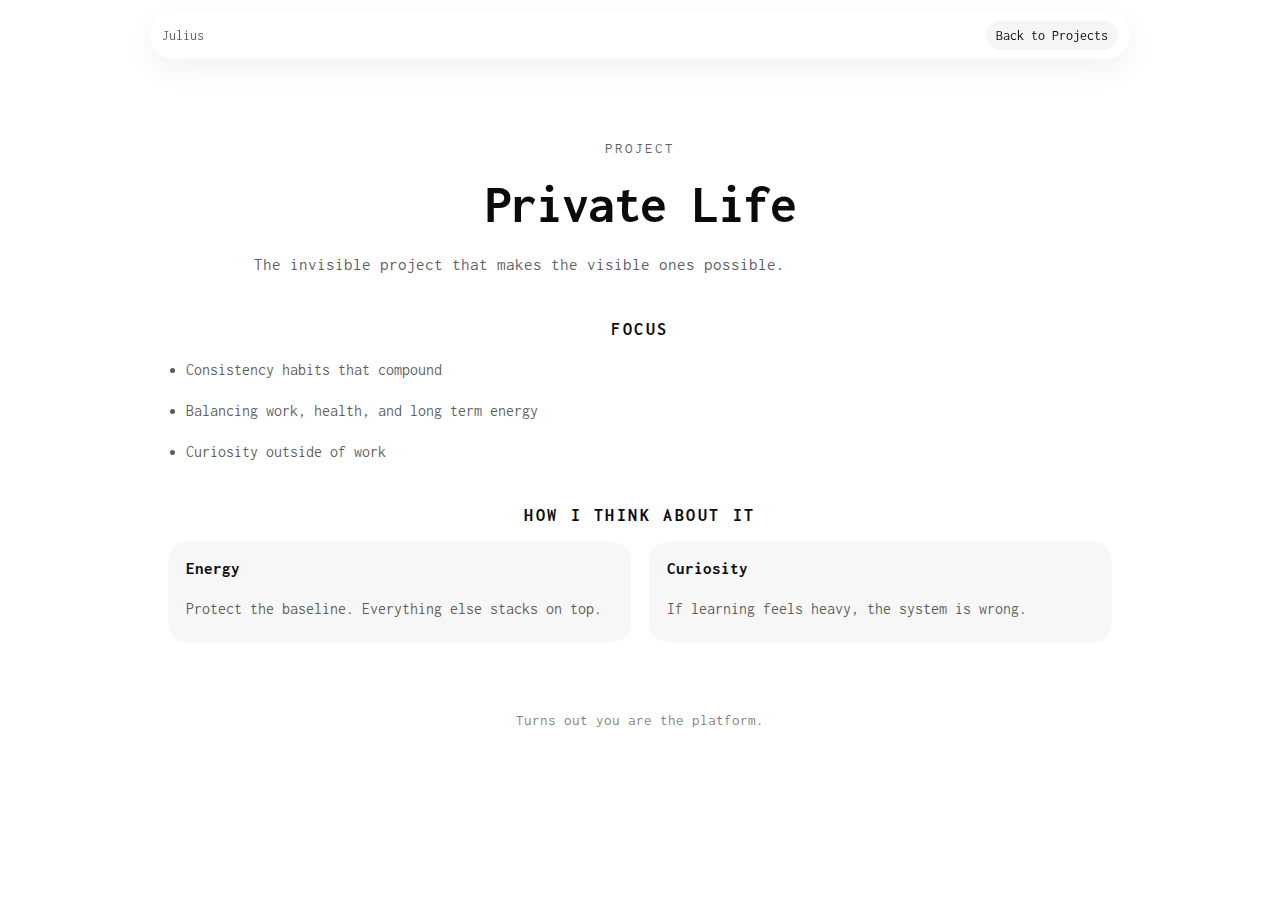
<file: aboutme.html>
<!-- aboutme.html -->
<!DOCTYPE html>
<html lang="en">
  <head>
    <meta charset="UTF-8" />
    <meta name="viewport" content="width=device-width, initial-scale=1.0" />
    <title>About Me | Julius</title>

    <link href="https://fonts.googleapis.com/css2?family=Inconsolata:wght@400;700&display=swap" rel="stylesheet" />
    <link rel="stylesheet" href="css/style.css" />
    <script defer src="js/typewriter.js"></script>
  </head>

  <body class="page-detail">
    <div class="topbar">
      <div class="topbar-inner">
        <a class="brand" href="index.html">Julius</a>
        <nav class="nav">
          <a class="pill" href="index.html#projects">Back to Projects</a>
        </nav>
      </div>
    </div>

    <main class="container">
      <header>
        <p class="kicker">Project</p>
        <h1 id="tw">Private Life</h1>
        <p class="lead">The invisible project that makes the visible ones possible.</p>
      </header>

      <section>
        <h2>Focus</h2>
        <ul>
          <li>Consistency habits that compound</li>
          <li>Balancing work, health, and long term energy</li>
          <li>Curiosity outside of work</li>
        </ul>
      </section>

      <section>
        <h2>How I think about it</h2>
        <div class="grid">
          <div class="card">
            <h3>Energy</h3>
            <p class="meta">Protect the baseline. Everything else stacks on top.</p>
          </div>
          <div class="card">
            <h3>Curiosity</h3>
            <p class="meta">If learning feels heavy, the system is wrong.</p>
          </div>
        </div>
      </section>

      <footer>Turns out you are the platform.</footer>
    </main>
  </body>
</html>
</file>
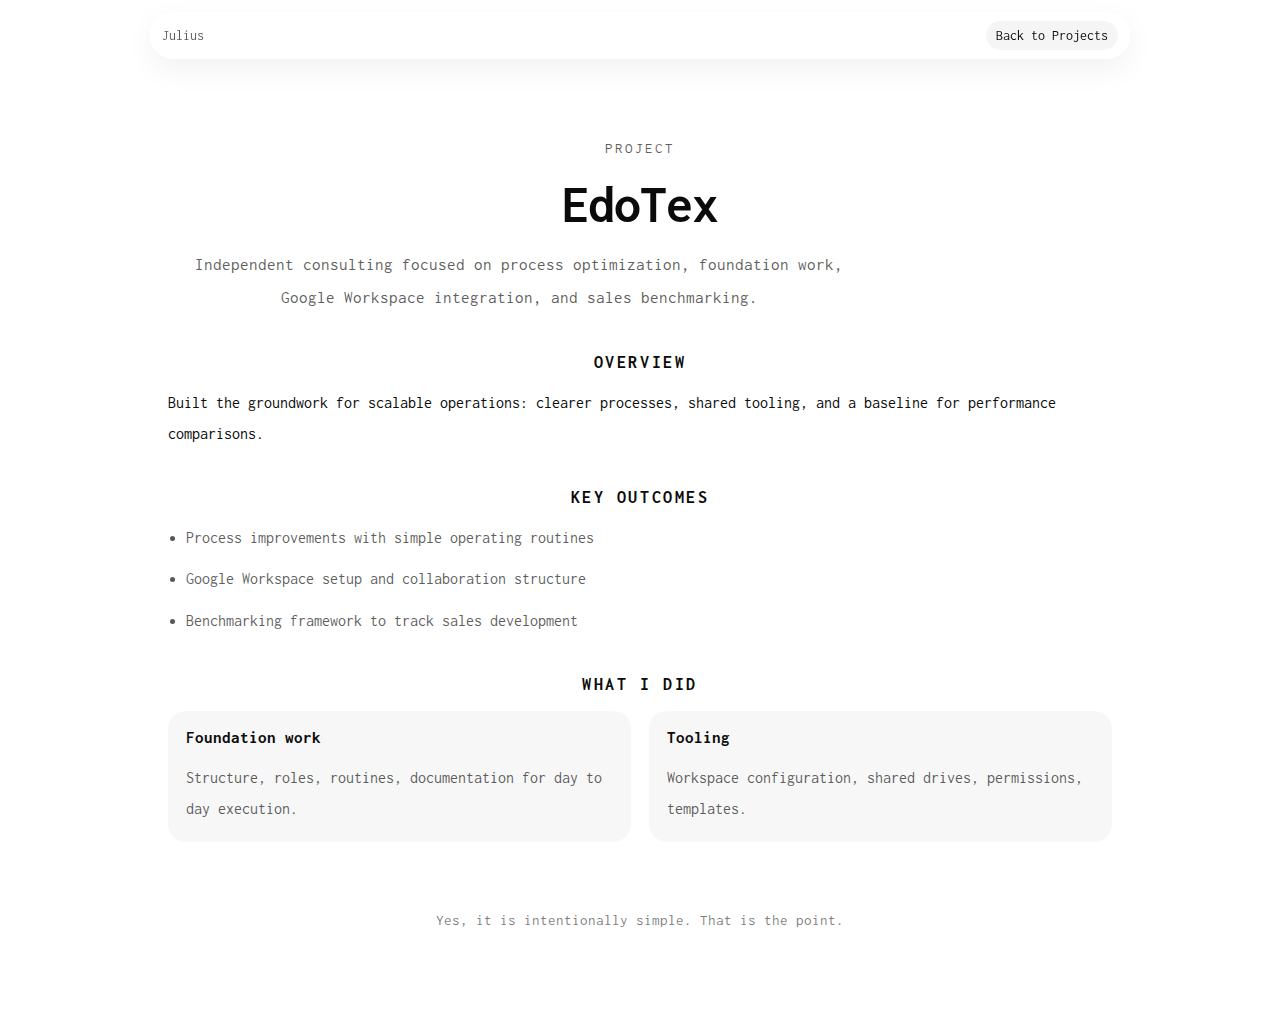
<file: edotex.html>
<!-- edotex.html -->
<!DOCTYPE html>
<html lang="en">
  <head>
    <meta charset="UTF-8" />
    <meta name="viewport" content="width=device-width, initial-scale=1.0" />
    <title>EdoTex | Julius</title>

    <link href="https://fonts.googleapis.com/css2?family=Inconsolata:wght@400;700&display=swap" rel="stylesheet" />
    <link rel="stylesheet" href="css/style.css" />
  </head>

  <body class="page-detail">
    <div class="topbar">
      <div class="topbar-inner">
        <a class="brand" href="index.html">Julius</a>
        <nav class="nav">
          <a class="pill" href="index.html#projects">Back to Projects</a>
        </nav>
      </div>
    </div>

    <main class="container">
      <header>
        <p class="kicker">Project</p>
        <h1>EdoTex</h1>
        <p class="lead">
          Independent consulting focused on process optimization, foundation work, Google Workspace integration, and sales benchmarking.
        </p>
      </header>

      <section>
        <h2>Overview</h2>
        <p>
          Built the groundwork for scalable operations: clearer processes, shared tooling, and a baseline for performance comparisons.
        </p>
      </section>

      <section>
        <h2>Key outcomes</h2>
        <ul>
          <li>Process improvements with simple operating routines</li>
          <li>Google Workspace setup and collaboration structure</li>
          <li>Benchmarking framework to track sales development</li>
        </ul>
      </section>

      <section>
        <h2>What I did</h2>
        <div class="grid">
          <div class="card">
            <h3>Foundation work</h3>
            <p class="meta">Structure, roles, routines, documentation for day to day execution.</p>
          </div>
          <div class="card">
            <h3>Tooling</h3>
            <p class="meta">Workspace configuration, shared drives, permissions, templates.</p>
          </div>
        </div>
      </section>

      <footer>Yes, it is intentionally simple. That is the point.</footer>
    </main>
  </body>
</html>
</file>
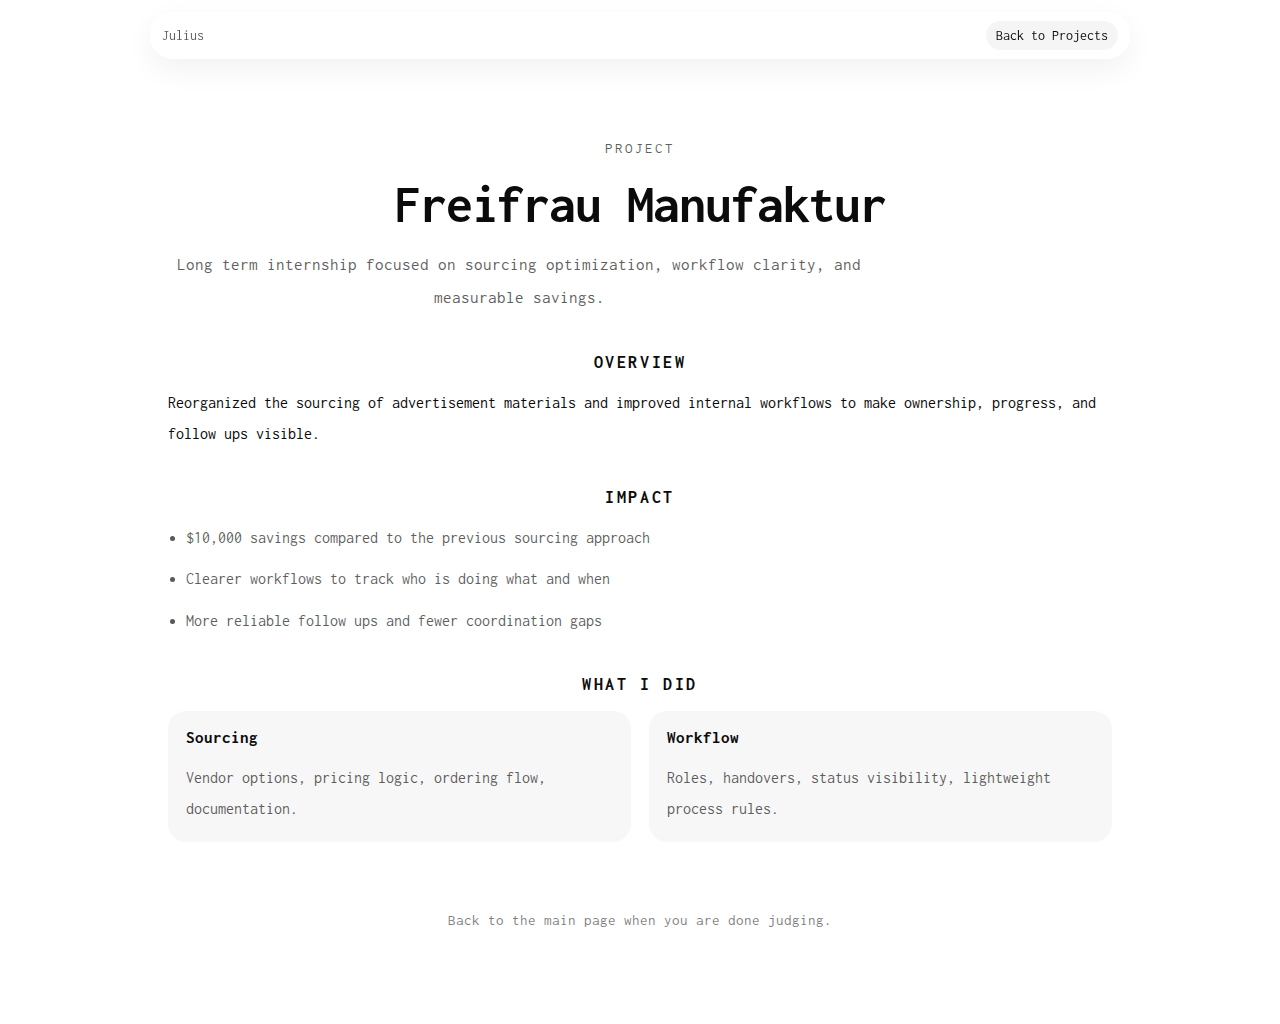
<file: freifrau.html>
<!-- freifrau.html -->
<!DOCTYPE html>
<html lang="en">
  <head>
    <meta charset="UTF-8" />
    <meta name="viewport" content="width=device-width, initial-scale=1.0" />
    <title>Freifrau Manufaktur | Julius</title>

    <link href="https://fonts.googleapis.com/css2?family=Inconsolata:wght@400;700&display=swap" rel="stylesheet" />
    <link rel="stylesheet" href="css/style.css" />
    <script defer src="js/ui.js"></script>
  </head>

  <body class="page-detail">
    <div class="topbar">
      <div class="topbar-inner">
        <a class="brand" href="index.html">Julius</a>
        <nav class="nav">
          <a class="pill" href="index.html#projects">Back to Projects</a>
        </nav>
      </div>
    </div>

    <main class="container">
      <header>
        <p class="kicker">Project</p>
        <h1>Freifrau Manufaktur</h1>
        <p class="lead">
          Long term internship focused on sourcing optimization, workflow clarity, and measurable savings.
        </p>
      </header>

      <section>
        <h2>Overview</h2>
        <p>
          Reorganized the sourcing of advertisement materials and improved internal workflows to make ownership,
          progress, and follow ups visible.
        </p>
      </section>

      <section>
        <h2>Impact</h2>
        <ul>
          <li>$10,000 savings compared to the previous sourcing approach</li>
          <li>Clearer workflows to track who is doing what and when</li>
          <li>More reliable follow ups and fewer coordination gaps</li>
        </ul>
      </section>

      <section>
        <h2>What I did</h2>
        <div class="grid">
          <div class="card">
            <h3>Sourcing</h3>
            <p class="meta">Vendor options, pricing logic, ordering flow, documentation.</p>
          </div>
          <div class="card">
            <h3>Workflow</h3>
            <p class="meta">Roles, handovers, status visibility, lightweight process rules.</p>
          </div>
        </div>
      </section>

      <footer>Back to the main page when you are done judging.</footer>
    </main>
  </body>
</html>
</file>
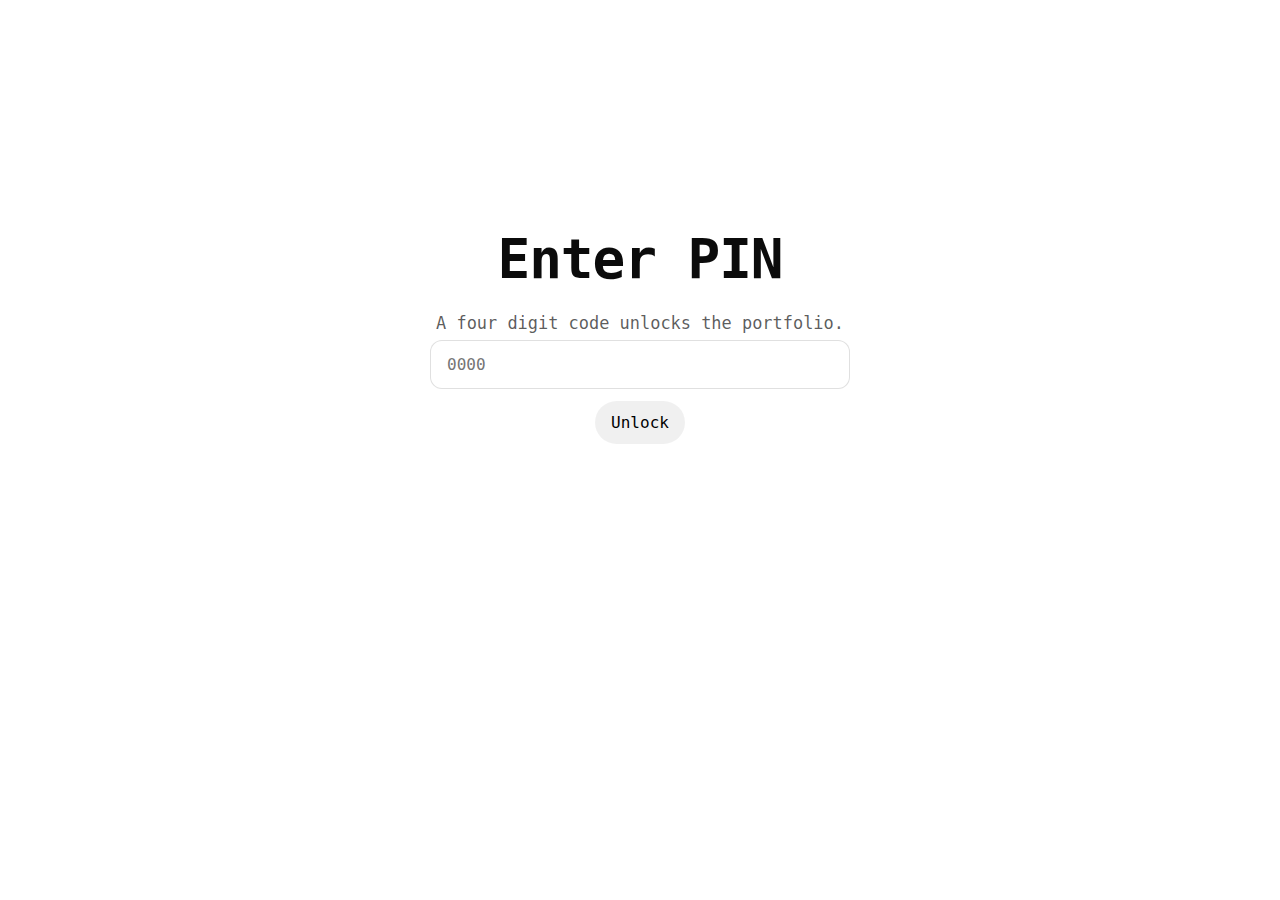
<file: gate.html>
<!DOCTYPE html>
<html lang="en">
<head>
  <meta charset="UTF-8" />
  <meta name="viewport" content="width=device-width, initial-scale=1.0" />
  <title>Access</title>
  <link rel="stylesheet" href="css/style.css" />
  <style>
    .pin-wrap { max-width: 420px; margin: 120px auto; text-align: center; }
    .pin-input { width: 100%; padding: 14px 16px; font: inherit; border-radius: 12px; border: 1px solid rgba(0,0,0,0.12); }
    .pin-btn { margin-top: 12px; padding: 12px 16px; border-radius: 999px; border: 0; background: rgba(0,0,0,0.06); font: inherit; cursor: pointer; }
    .pin-msg { margin-top: 10px; color: rgba(0,0,0,0.55); }
  </style>
</head>
<body class="page-detail">
  <main class="container">
    <div class="pin-wrap">
      <h1>Enter PIN</h1>
      <p class="lead">A four digit code unlocks the portfolio.</p>
      <input class="pin-input" id="pin" inputmode="numeric" maxlength="4" placeholder="0000" />
      <button class="pin-btn" id="go">Unlock</button>
      <div class="pin-msg" id="msg"></div>
    </div>
  </main>

  <script>
    const CORRECT = "1221"; //theCPC
    const pin = document.getElementById("pin");
    const msg = document.getElementById("msg");

    const unlock = () => {
      if (pin.value === CORRECT) {
        sessionStorage.setItem("portfolio_unlocked", "1");
        window.location.href = "index.html";
      } else {
        msg.textContent = "Incorrect PIN.";
        pin.value = "";
        pin.focus();
      }
    };

    document.getElementById("go").addEventListener("click", unlock);
    pin.addEventListener("keydown", (e) => { if (e.key === "Enter") unlock(); });
  </script>
</body>
</html>
</file>
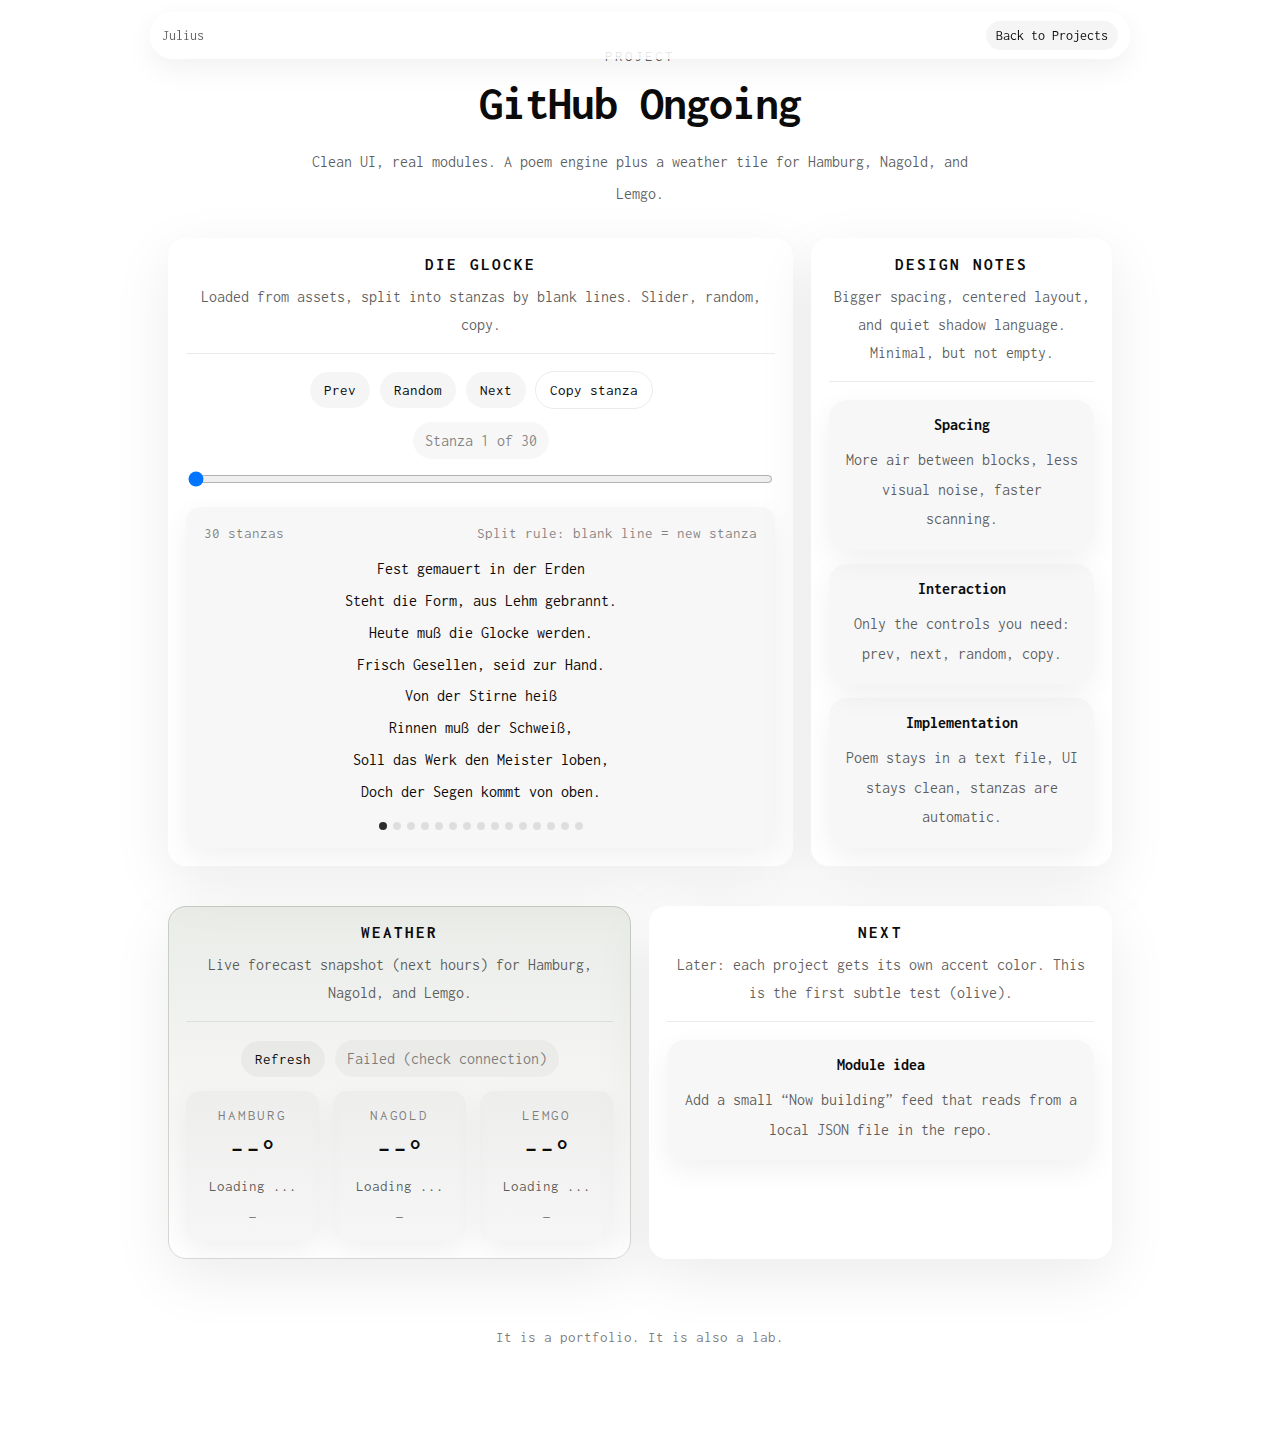
<file: github.html>
<!-- github.html (Gold + Losungen entfernt, Weather tile hinzugefuegt: Hamburg, Nagold, Lemgo) -->
<!DOCTYPE html>
<html lang="en">
  <head>
    <meta charset="UTF-8" />
    <meta name="viewport" content="width=device-width, initial-scale=1.0" />
    <title>GitHub Ongoing | Julius</title>

    <link
      href="https://fonts.googleapis.com/css2?family=Inconsolata:wght@400;700&display=swap"
      rel="stylesheet"
    />

    <style>
      :root{
        --bg:#ffffff;
        --fg:#0b0b0b;
        --muted:rgba(11,11,11,0.66);
        --muted2:rgba(11,11,11,0.5);

        --shadow:0 18px 60px rgba(0,0,0,0.08);
        --shadow2:0 10px 30px rgba(0,0,0,0.06);

        --radius:18px;
        --max:980px;

        --line:rgba(0,0,0,0.08);
        --soft:rgba(0,0,0,0.03);

        --olive:rgba(107,122,96,0.14);
        --oliveLine:rgba(107,122,96,0.28);

        --padX:18px;
      }

      *{box-sizing:border-box;}
      html{scroll-behavior:smooth;}
      body{
        margin:0;
        background:var(--bg);
        color:var(--fg);
        font-family:"Inconsolata", monospace;
        -webkit-font-smoothing:antialiased;
        -moz-osx-font-smoothing:grayscale;
      }

      .container{
        max-width:var(--max);
        margin:0 auto;
        padding:22px var(--padX) 96px;
      }

      .topbar{
        position:sticky;
        top:12px;
        z-index:30;
        display:flex;
        justify-content:center;
        margin:12px 0 18px;
        padding:0 var(--padX);
      }
      .topbar-inner{
        width:100%;
        max-width:var(--max);
        display:flex;
        align-items:center;
        justify-content:space-between;
        gap:12px;
        padding:9px 12px;
        border-radius:999px;
        background:rgba(255,255,255,0.84);
        backdrop-filter:blur(12px);
        box-shadow:var(--shadow2);
      }
      .brand{
        text-decoration:none;
        color:var(--muted);
        font-size:0.9rem;
        white-space:nowrap;
      }
      .nav{
        display:flex;
        gap:10px;
        flex-wrap:wrap;
        justify-content:flex-end;
      }
      .pill{
        text-decoration:none;
        color:var(--fg);
        font-size:0.9rem;
        padding:7px 10px;
        border-radius:999px;
        background:rgba(0,0,0,0.04);
        transition:transform 160ms ease, background 160ms ease;
      }
      .pill:hover{
        transform:translateY(-1px);
        background:rgba(0,0,0,0.06);
      }

      header{
        margin-top:26px;
        text-align:center;
      }
      .kicker{
        margin:0;
        color:var(--muted);
        letter-spacing:0.14em;
        text-transform:uppercase;
        font-size:0.92rem;
      }
      h1{
        margin:14px 0 0;
        font-size:clamp(2rem,3.2vw + 1rem,3rem);
        letter-spacing:-0.02em;
      }
      .lead{
        margin:18px auto 0;
        max-width:82ch;
        color:var(--muted);
        line-height:1.95;
        font-size:1.03rem;
      }

      .stack{ margin-top:44px; }
      .grid{
        margin-top:28px;
        display:grid;
        gap:18px;
        grid-template-columns:1fr;
      }
      @media (min-width:900px){
        .grid{ grid-template-columns:1.35fr 0.65fr; }
      }

      .cards{
        margin-top:40px;
        display:grid;
        gap:18px;
        grid-template-columns:1fr;
      }
      @media (min-width:900px){
        .cards{ grid-template-columns:repeat(2, 1fr); }
      }

      .tile{
        border-radius:var(--radius);
        background:#fff;
        box-shadow:var(--shadow);
        overflow:hidden;
      }
      .tile.olive{
        background:linear-gradient(180deg, var(--olive), rgba(255,255,255,0.92));
        outline:1px solid var(--oliveLine);
        outline-offset:-1px;
      }

      .tile-head{
        padding:18px 18px 14px;
        text-align:center;
      }
      .tile-title{
        margin:0;
        font-size:1.05rem;
        letter-spacing:0.12em;
        text-transform:uppercase;
      }
      .tile-sub{
        margin:10px 0 0;
        color:var(--muted);
        line-height:1.75;
        max-width:78ch;
        margin-left:auto;
        margin-right:auto;
      }
      .rule{
        height:1px;
        background:var(--line);
        margin:0 18px 18px;
      }
      .tile-body{ padding:0 18px 18px; }

      .row{
        display:flex;
        gap:10px;
        flex-wrap:wrap;
        align-items:center;
        justify-content:center;
      }

      .btn{
        appearance:none;
        border:0;
        background:rgba(0,0,0,0.04);
        color:var(--fg);
        border-radius:999px;
        padding:10px 14px;
        font-family:inherit;
        font-size:0.95rem;
        cursor:pointer;
        transition:transform 160ms ease, background 160ms ease;
      }
      .btn:hover{ transform:translateY(-1px); background:rgba(0,0,0,0.06); }
      .btn:active{ transform:translateY(0); }
      .btn.ghost{ background:transparent; outline:1px solid var(--line); }
      .btn.ghost:hover{ background:rgba(0,0,0,0.03); }

      .pillbox{
        display:inline-flex;
        gap:10px;
        align-items:center;
        border-radius:999px;
        background:rgba(0,0,0,0.03);
        padding:10px 12px;
        color:var(--muted2);
      }

      .range{ width:min(640px, 100%); }

      .poem{
        margin-top:18px;
        border-radius:calc(var(--radius) - 4px);
        background:rgba(0,0,0,0.03);
        padding:18px;
        box-shadow:var(--shadow2);
        text-align:center;
      }
      .poem-meta{
        display:flex;
        justify-content:space-between;
        gap:12px;
        flex-wrap:wrap;
        color:var(--muted2);
        font-size:0.92rem;
        margin-bottom:12px;
      }
      .poem-text{
        margin:0;
        white-space:pre-wrap;
        line-height:1.95;
        font-size:1.02rem;
        text-align:center;
      }

      .dots{
        margin-top:14px;
        display:flex;
        justify-content:center;
        flex-wrap:wrap;
        gap:6px;
      }
      .dot{
        width:8px;
        height:8px;
        border-radius:999px;
        background:rgba(0,0,0,0.18);
        opacity:0.55;
      }
      .dot.on{ background:rgba(0,0,0,0.82); opacity:1; }

      .note{
        border-radius:var(--radius);
        background:rgba(0,0,0,0.03);
        padding:16px;
        box-shadow:var(--shadow2);
        text-align:center;
      }
      .note h3{ margin:0; font-size:1.02rem; }
      .note p{ margin:12px 0 0; color:var(--muted); line-height:1.85; }

      /* weather */
      .weather-grid{
        display:grid;
        gap:14px;
        grid-template-columns:1fr;
        margin-top:10px;
      }
      @media (min-width:900px){
        .weather-grid{ grid-template-columns:repeat(3, 1fr); }
      }
      .wx{
        border-radius:calc(var(--radius) - 4px);
        background:rgba(0,0,0,0.03);
        padding:16px;
        box-shadow:var(--shadow2);
        text-align:center;
      }
      .wx .city{
        margin:0;
        letter-spacing:0.12em;
        text-transform:uppercase;
        font-size:0.92rem;
        color:var(--muted2);
      }
      .wx .temp{
        margin:10px 0 0;
        font-size:2.0rem;
        letter-spacing:-0.02em;
      }
      .wx .meta{
        margin:8px 0 0;
        color:var(--muted);
        line-height:1.7;
        font-size:0.95rem;
      }
      .wx .small{
        margin:10px 0 0;
        color:var(--muted2);
        font-size:0.9rem;
      }

      footer{
        margin-top:70px;
        text-align:center;
        color:rgba(11,11,11,0.55);
        font-size:0.92rem;
      }

      @media (prefers-reduced-motion: reduce){
        html{ scroll-behavior:auto; }
        .pill, .btn{ transition:none; }
      }
      /* FORCE global topbar behavior on this page */
.topbar{
  position: fixed !important;
  top: 12px !important;
  left: 0 !important;
  right: 0 !important;
  z-index: 1000 !important;
  display: flex !important;
  justify-content: center !important;
  padding: 0 18px !important;
  margin: 0 !important;
  transition: transform 220ms ease, opacity 220ms ease !important;
  will-change: transform, opacity !important;
}

.topbar.is-hidden{
  transform: translateY(-160%) !important;
  opacity: 0 !important;
  pointer-events: none !important;
}

.topbar-inner{
  width: 100% !important;
  max-width: var(--max, 980px) !important;
}

    </style>
    <script defer src="js/ui.js"></script>
  </head>

  <body>
    <div class="topbar">
      <div class="topbar-inner">
        <a class="brand" href="index.html">Julius</a>
        <nav class="nav">
          <a class="pill" href="index.html#projects">Back to Projects</a>
        </nav>
      </div>
    </div>

    <main class="container">
      <header>
        <p class="kicker">Project</p>
        <h1>GitHub Ongoing</h1>
        <p class="lead">
          Clean UI, real modules. A poem engine plus a weather tile for Hamburg, Nagold, and Lemgo.
        </p>
      </header>

      <section class="grid stack">
        <article class="tile" id="poemTile">
          <div class="tile-head">
            <h2 class="tile-title">Die Glocke</h2>
            <p class="tile-sub">
              Loaded from assets, split into stanzas by blank lines. Slider, random, copy.
            </p>
          </div>

          <div class="rule"></div>

          <div class="tile-body">
            <div class="row" style="margin-bottom: 14px;">
              <button class="btn" id="prevBtn" type="button">Prev</button>
              <button class="btn" id="randomBtn" type="button">Random</button>
              <button class="btn" id="nextBtn" type="button">Next</button>
              <button class="btn ghost" id="copyBtn" type="button">Copy stanza</button>
            </div>

            <div class="row" style="margin-bottom: 14px;">
              <div class="pillbox"><span id="stanzaLabel">Loading ...</span></div>
              <input class="range" id="stanzaRange" type="range" min="0" max="0" value="0" />
            </div>

            <div class="poem" role="region" aria-label="Poem stanza">
              <div class="poem-meta">
                <span id="poemCount">Loading ...</span>
                <span id="poemHint">Split rule: blank line = new stanza</span>
              </div>
              <p class="poem-text" id="poemText"></p>
              <div class="dots" id="dots" aria-hidden="true"></div>
            </div>
          </div>
        </article>

        <aside class="tile">
          <div class="tile-head">
            <h2 class="tile-title">Design Notes</h2>
            <p class="tile-sub">
              Bigger spacing, centered layout, and quiet shadow language. Minimal, but not empty.
            </p>
          </div>
          <div class="rule"></div>
          <div class="tile-body">
            <div class="note">
              <h3>Spacing</h3>
              <p>More air between blocks, less visual noise, faster scanning.</p>
            </div>
            <div style="height: 14px;"></div>
            <div class="note">
              <h3>Interaction</h3>
              <p>Only the controls you need: prev, next, random, copy.</p>
            </div>
            <div style="height: 14px;"></div>
            <div class="note">
              <h3>Implementation</h3>
              <p>Poem stays in a text file, UI stays clean, stanzas are automatic.</p>
            </div>
          </div>
        </aside>
      </section>

      <!-- Weather tile -->
      <section class="cards stack">
        <article class="tile olive">
          <div class="tile-head">
            <h2 class="tile-title">Weather</h2>
            <p class="tile-sub">
              Live forecast snapshot (next hours) for Hamburg, Nagold, and Lemgo.
            </p>
          </div>
          <div class="rule"></div>
          <div class="tile-body">
            <div class="row" style="margin-bottom: 14px;">
              <button class="btn" type="button" id="wxRefresh">Refresh</button>
              <span class="pillbox" id="wxStatus">Loading ...</span>
            </div>

            <div class="weather-grid">
              <div class="wx" id="wxHamburg">
                <p class="city">Hamburg</p>
                <div class="temp" data-temp>--°</div>
                <div class="meta" data-meta>—</div>
                <div class="small" data-small>—</div>
              </div>

              <div class="wx" id="wxNagold">
                <p class="city">Nagold</p>
                <div class="temp" data-temp>--°</div>
                <div class="meta" data-meta>—</div>
                <div class="small" data-small>—</div>
              </div>

              <div class="wx" id="wxLemgo">
                <p class="city">Lemgo</p>
                <div class="temp" data-temp>--°</div>
                <div class="meta" data-meta>—</div>
                <div class="small" data-small>—</div>
              </div>
            </div>
          </div>
        </article>

        <article class="tile">
          <div class="tile-head">
            <h2 class="tile-title">Next</h2>
            <p class="tile-sub">
              Later: each project gets its own accent color. This is the first subtle test (olive).
            </p>
          </div>
          <div class="rule"></div>
          <div class="tile-body">
            <div class="note">
              <h3>Module idea</h3>
              <p>Add a small “Now building” feed that reads from a local JSON file in the repo.</p>
            </div>
          </div>
        </article>
      </section>

      <footer>It is a portfolio. It is also a lab.</footer>
    </main>

    <script>
      // Poem engine (expects assets/die-glocke.txt)
      (function () {
        const range = document.getElementById("stanzaRange");
        const text = document.getElementById("poemText");
        const label = document.getElementById("stanzaLabel");
        const countEl = document.getElementById("poemCount");
        const dotsEl = document.getElementById("dots");

        const prevBtn = document.getElementById("prevBtn");
        const nextBtn = document.getElementById("nextBtn");
        const randomBtn = document.getElementById("randomBtn");
        const copyBtn = document.getElementById("copyBtn");

        const STOR_KEY = "github_glocke_stanza_v3";
        let stanzas = [];
        let idx = 0;

        function clamp(n, a, b) { return Math.max(a, Math.min(b, n)); }

        function buildDotsWindow() {
          dotsEl.innerHTML = "";
          const total = stanzas.length;
          if (!total) return;

          const windowSize = 15;
          const half = Math.floor(windowSize / 2);
          const start = clamp(idx - half, 0, Math.max(0, total - windowSize));
          const end = Math.min(total, start + windowSize);

          for (let i = start; i < end; i++) {
            const d = document.createElement("span");
            d.className = "dot" + (i === idx ? " on" : "");
            dotsEl.appendChild(d);
          }
        }

        function render() {
          if (!stanzas.length) {
            label.textContent = "No stanzas loaded";
            countEl.textContent = "0 stanzas";
            text.textContent = "";
            return;
          }
          label.textContent = `Stanza ${idx + 1} of ${stanzas.length}`;
          countEl.textContent = `${stanzas.length} stanzas`;
          range.value = String(idx);
          text.textContent = stanzas[idx];
          buildDotsWindow();
          localStorage.setItem(STOR_KEY, String(idx));
        }

        function setIndex(n) {
          idx = clamp(n, 0, stanzas.length - 1);
          render();
        }

        async function loadPoem() {
          try {
            const res = await fetch("assets/die-glocke.txt", { cache: "no-store" });
            if (!res.ok) throw new Error("poem file missing");
            const raw = (await res.text()).replace(/\r\n/g, "\n").trim();

            stanzas = raw
              .split(/\n{2,}/g)
              .map((s) => s.trim())
              .filter(Boolean);

            range.min = "0";
            range.max = String(Math.max(0, stanzas.length - 1));
            range.step = "1";

            const saved = Number(localStorage.getItem(STOR_KEY));
            if (!Number.isNaN(saved)) idx = clamp(saved, 0, stanzas.length - 1);

            render();
          } catch (e) {
            label.textContent = "Poem not loaded";
            countEl.textContent = "Check assets/die-glocke.txt";
            text.textContent =
              "Create assets/die-glocke.txt and paste the full poem. Separate stanzas with one blank line.";
          }
        }

        range.addEventListener("input", () => setIndex(Number(range.value)));
        prevBtn.addEventListener("click", () => setIndex(idx - 1));
        nextBtn.addEventListener("click", () => setIndex(idx + 1));
        randomBtn.addEventListener("click", () => {
          if (stanzas.length <= 1) return;
          let n = idx;
          while (n === idx) n = Math.floor(Math.random() * stanzas.length);
          setIndex(n);
        });
        copyBtn.addEventListener("click", async () => {
          if (!stanzas.length) return;
          try { await navigator.clipboard.writeText(stanzas[idx]); } catch {}
        });

        loadPoem();
      })();

      // Weather tile using Open-Meteo (no key)
      (function () {
        const statusEl = document.getElementById("wxStatus");
        const btn = document.getElementById("wxRefresh");

        const cities = [
          { id: "wxHamburg", name: "Hamburg", lat: 53.5511, lon: 9.9937 },
          { id: "wxNagold", name: "Nagold", lat: 48.5510, lon: 8.7230 },
          { id: "wxLemgo", name: "Lemgo", lat: 52.0284, lon: 8.9010 },
        ];

        function setBox(el, temp, meta, small) {
          el.querySelector("[data-temp]").textContent = temp;
          el.querySelector("[data-meta]").textContent = meta;
          el.querySelector("[data-small]").textContent = small;
        }

        function wxCodeToText(code) {
          const map = {
            0: "Clear",
            1: "Mainly clear",
            2: "Partly cloudy",
            3: "Overcast",
            45: "Fog",
            48: "Depositing rime fog",
            51: "Light drizzle",
            53: "Drizzle",
            55: "Dense drizzle",
            61: "Light rain",
            63: "Rain",
            65: "Heavy rain",
            71: "Light snow",
            73: "Snow",
            75: "Heavy snow",
            80: "Rain showers",
            81: "Rain showers",
            82: "Heavy showers",
            95: "Thunderstorm",
            96: "Thunderstorm w/ hail",
            99: "Thunderstorm w/ hail",
          };
          return map[code] || `Weather code ${code}`;
        }

        async function loadCity(c) {
          const box = document.getElementById(c.id);
          setBox(box, "--°", "Loading ...", "—");

          const url =
            "https://api.open-meteo.com/v1/forecast" +
            `?latitude=${encodeURIComponent(c.lat)}` +
            `&longitude=${encodeURIComponent(c.lon)}` +
            "&current=temperature_2m,weather_code,wind_speed_10m" +
            "&hourly=temperature_2m,weather_code" +
            "&forecast_days=2" +
            "&timezone=Europe%2FBerlin";

          const res = await fetch(url, { cache: "no-store" });
          if (!res.ok) throw new Error("weather fetch failed");
          const data = await res.json();

          const t = data?.current?.temperature_2m;
          const code = data?.current?.weather_code;
          const wind = data?.current?.wind_speed_10m;

          const temp = (typeof t === "number") ? `${Math.round(t)}°` : "--°";
          const meta = `${wxCodeToText(code)} · Wind ${Math.round(wind ?? 0)} km/h`;

          // show next 6h mini summary (avg)
          const nowIdx = 0;
          const nextTemps = (data?.hourly?.temperature_2m || []).slice(nowIdx, nowIdx + 6);
          const avg =
            nextTemps.length
              ? Math.round(nextTemps.reduce((a, b) => a + b, 0) / nextTemps.length)
              : null;

          const small = avg != null ? `Next 6h avg: ${avg}°` : "—";

          setBox(box, temp, meta, small);
        }

        async function loadAll() {
          statusEl.textContent = "Loading ...";
          try {
            await Promise.all(cities.map(loadCity));
            const ts = new Date();
            statusEl.textContent = `Updated ${ts.toLocaleTimeString([], { hour: "2-digit", minute: "2-digit" })}`;
          } catch {
            statusEl.textContent = "Failed (check connection)";
          }
        }

        btn.addEventListener("click", loadAll);
        loadAll();
      })();
    </script>
  </body>
</html>
</file>
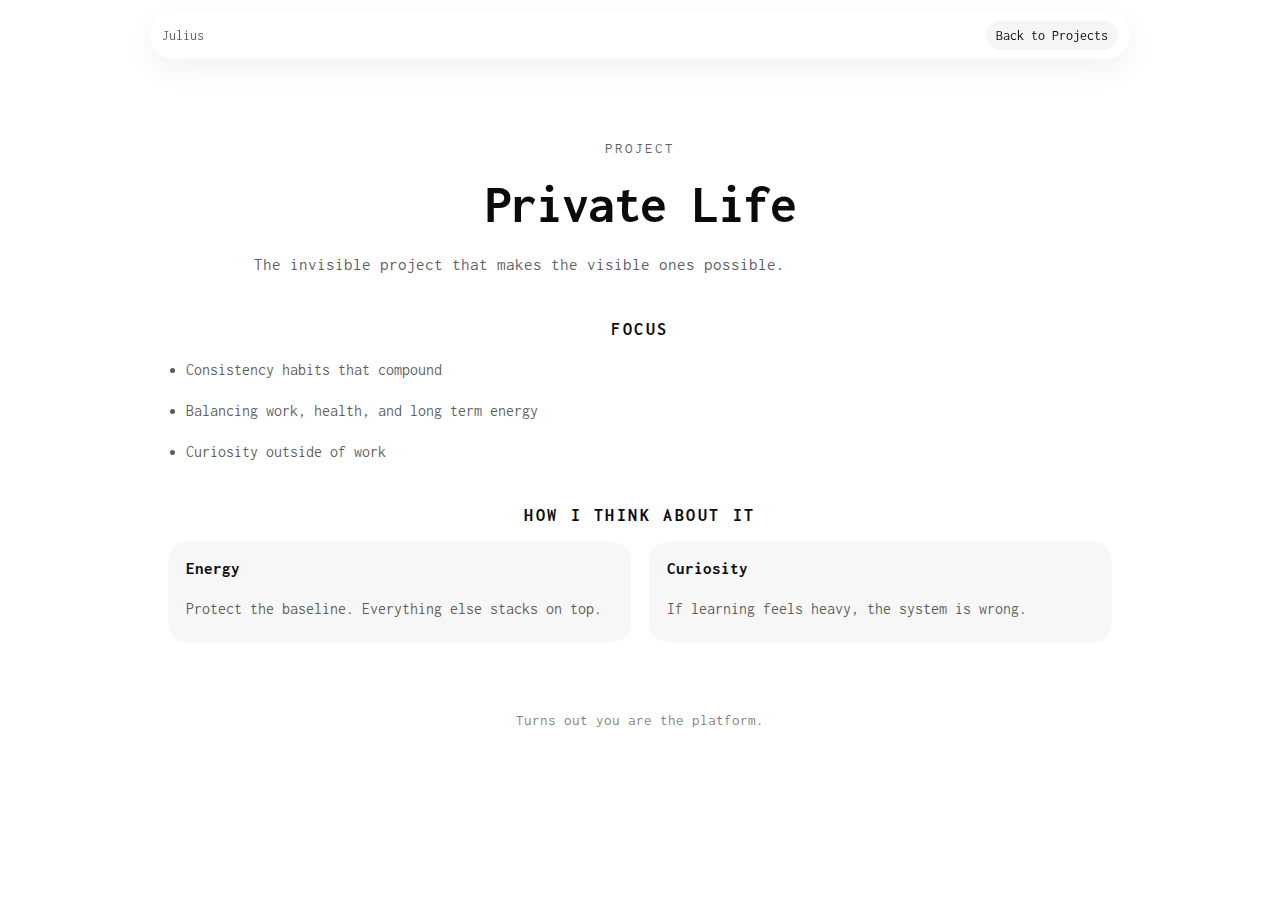
<file: private.html>
<!-- private.html -->
<!DOCTYPE html>
<html lang="en">
  <head>
    <meta charset="UTF-8" />
    <meta name="viewport" content="width=device-width, initial-scale=1.0" />
    <title>Private Life | Julius</title>

    <link href="https://fonts.googleapis.com/css2?family=Inconsolata:wght@400;700&display=swap" rel="stylesheet" />
    <link rel="stylesheet" href="css/style.css" />
    <script defer src="js/typewriter.js"></script>
  </head>

  <body class="page-detail">
    <div class="topbar">
      <div class="topbar-inner">
        <a class="brand" href="index.html">Julius</a>
        <nav class="nav">
          <a class="pill" href="index.html#projects">Back to Projects</a>
        </nav>
      </div>
    </div>

    <main class="container">
      <header>
        <p class="kicker">Project</p>
        <h1 id="tw">Private Life</h1>
        <p class="lead">The invisible project that makes the visible ones possible.</p>
      </header>

      <section>
        <h2>Focus</h2>
        <ul>
          <li>Consistency habits that compound</li>
          <li>Balancing work, health, and long term energy</li>
          <li>Curiosity outside of work</li>
        </ul>
      </section>

      <section>
        <h2>How I think about it</h2>
        <div class="grid">
          <div class="card">
            <h3>Energy</h3>
            <p class="meta">Protect the baseline. Everything else stacks on top.</p>
          </div>
          <div class="card">
            <h3>Curiosity</h3>
            <p class="meta">If learning feels heavy, the system is wrong.</p>
          </div>
        </div>
      </section>

      <footer>Turns out you are the platform.</footer>
    </main>
  </body>
</html>
</file>
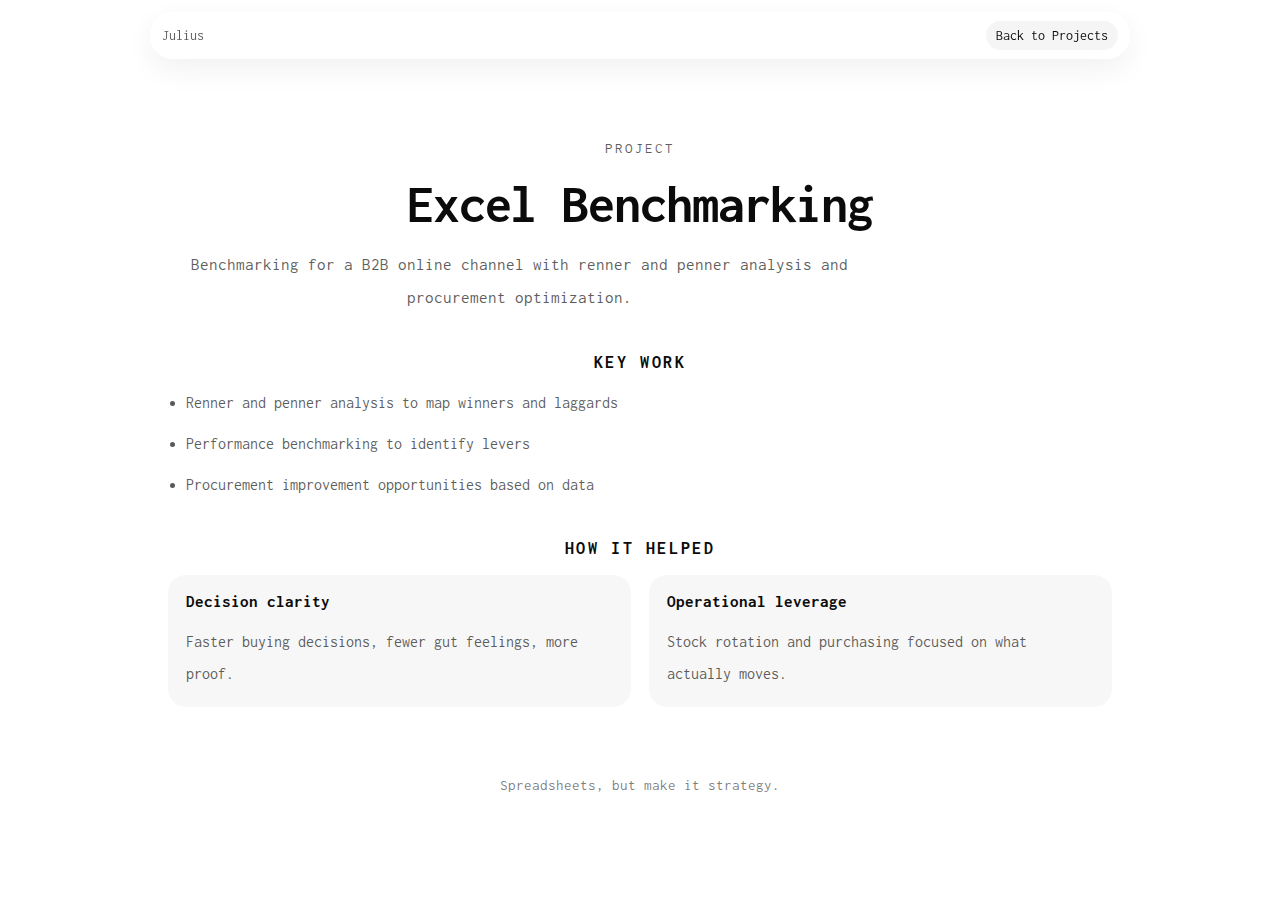
<file: sales.html>
<!-- sales.html -->
<!DOCTYPE html>
<html lang="en">
  <head>
    <meta charset="UTF-8" />
    <meta name="viewport" content="width=device-width, initial-scale=1.0" />
    <title>Excel Benchmarking | Julius</title>

    <link href="https://fonts.googleapis.com/css2?family=Inconsolata:wght@400;700&display=swap" rel="stylesheet" />
    <link rel="stylesheet" href="css/style.css" />
  </head>

  <body class="page-detail">
    <div class="topbar">
      <div class="topbar-inner">
        <a class="brand" href="index.html">Julius</a>
        <nav class="nav">
          <a class="pill" href="index.html#projects">Back to Projects</a>
        </nav>
      </div>
    </div>

    <main class="container">
      <header>
        <p class="kicker">Project</p>
        <h1>Excel Benchmarking</h1>
        <p class="lead">
          Benchmarking for a B2B online channel with renner and penner analysis and procurement optimization.
        </p>
      </header>

      <section>
        <h2>Key work</h2>
        <ul>
          <li>Renner and penner analysis to map winners and laggards</li>
          <li>Performance benchmarking to identify levers</li>
          <li>Procurement improvement opportunities based on data</li>
        </ul>
      </section>

      <section>
        <h2>How it helped</h2>
        <div class="grid">
          <div class="card">
            <h3>Decision clarity</h3>
            <p class="meta">Faster buying decisions, fewer gut feelings, more proof.</p>
          </div>
          <div class="card">
            <h3>Operational leverage</h3>
            <p class="meta">Stock rotation and purchasing focused on what actually moves.</p>
          </div>
        </div>
      </section>

      <footer>Spreadsheets, but make it strategy.</footer>
    </main>
  </body>
</html>
</file>
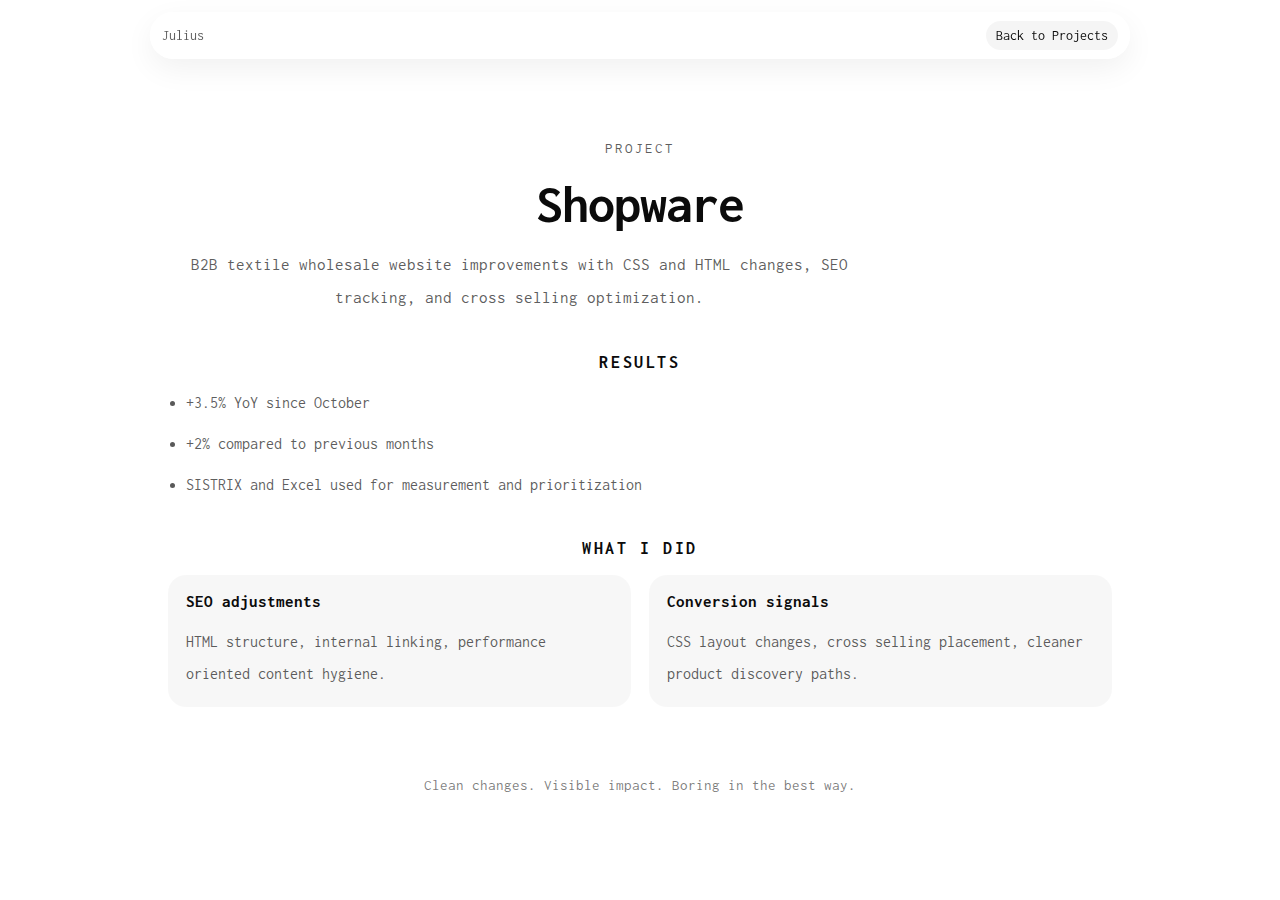
<file: shopware.html>
<!-- shopware.html -->
<!DOCTYPE html>
<html lang="en">
  <head>
    <meta charset="UTF-8" />
    <meta name="viewport" content="width=device-width, initial-scale=1.0" />
    <title>Shopware | Julius</title>

    <link href="https://fonts.googleapis.com/css2?family=Inconsolata:wght@400;700&display=swap" rel="stylesheet" />
    <link rel="stylesheet" href="css/style.css" />
    <script defer src="js/ui.js"></script>
  </head>

  <body class="page-detail">
    <div class="topbar">
      <div class="topbar-inner">
        <a class="brand" href="index.html">Julius</a>
        <nav class="nav">
          <a class="pill" href="index.html#projects">Back to Projects</a>
        </nav>
      </div>
    </div>

    <main class="container">
      <header>
        <p class="kicker">Project</p>
        <h1>Shopware</h1>
        <p class="lead">
          B2B textile wholesale website improvements with CSS and HTML changes, SEO tracking, and cross selling optimization.
        </p>
      </header>

      <section>
        <h2>Results</h2>
        <ul>
          <li>+3.5% YoY since October</li>
          <li>+2% compared to previous months</li>
          <li>SISTRIX and Excel used for measurement and prioritization</li>
        </ul>
      </section>

      <section>
        <h2>What I did</h2>
        <div class="grid">
          <div class="card">
            <h3>SEO adjustments</h3>
            <p class="meta">HTML structure, internal linking, performance oriented content hygiene.</p>
          </div>
          <div class="card">
            <h3>Conversion signals</h3>
            <p class="meta">CSS layout changes, cross selling placement, cleaner product discovery paths.</p>
          </div>
        </div>
      </section>

      <footer>Clean changes. Visible impact. Boring in the best way.</footer>
    </main>
  </body>
</html>
</file>
<file: css/style.css>
:root{
  --bg:#ffffff;
  --fg:#0b0b0b;
  --muted:rgba(11,11,11,0.68);
  --shadow:0 18px 60px rgba(0,0,0,0.08);
  --shadow2:0 10px 30px rgba(0,0,0,0.06);
  --radius:18px;

  /* Page width defaults */
  --max:980px;

  /* NEW: toolbar width defaults */
  --navmax: var(--max);
}

*{box-sizing:border-box;}
html{scroll-behavior:smooth;}
body{
  margin:0;
  background:var(--bg);
  color:var(--fg);
  font-family:"Inconsolata",monospace;
}

/* page sizing */
body.page-index{
  --max:1180px;     /* index content stays wide */
  --navmax:980px;   /* NEW: toolbar stays like detail pages */
}
body.page-detail{
  --max:980px;
  --navmax:980px;
}

/* container */
.container{
  max-width:var(--max);
  margin:0 auto;
  padding:22px 18px 96px;
}

/* topbar (width controlled by --navmax now) */
.topbar{
  position:sticky;
  top:12px;
  z-index:30;
  display:flex;
  justify-content:center;
  margin:12px 0 18px;
  padding:0;
}
.topbar-inner{
  width:100%;
  max-width:var(--navmax); /* CHANGED: was var(--max) */
  margin:0 18px;           /* aligns with container padding */
  display:flex;
  align-items:center;
  justify-content:space-between;
  gap:12px;
  padding:9px 12px;
  border-radius:999px;
  background:rgba(255,255,255,0.84);
  backdrop-filter:blur(12px);
  box-shadow:var(--shadow2);
}
.brand{
  text-decoration:none;
  color:var(--muted);
  font-size:0.9rem;
  white-space:nowrap;
}
.nav{
  display:flex;
  gap:10px;
  flex-wrap:wrap;
  justify-content:flex-end;
}
.pill{
  text-decoration:none;
  color:var(--fg);
  font-size:0.9rem;
  padding:7px 10px;
  border-radius:999px;
  background:rgba(0,0,0,0.04);
  transition:transform 160ms ease, background 160ms ease;
}
.pill:hover{
  transform:translateY(-1px);
  background:rgba(0,0,0,0.06);
}

/* typography blocks shared */
header{ margin-top:26px; text-align:center; }
.kicker{
  margin:0;
  color:var(--muted);
  letter-spacing:0.14em;
  text-transform:uppercase;
  font-size:0.92rem;
}
h1{
  margin:12px 0 0;
  font-size:clamp(2rem,3.2vw + 1rem,3.4rem);
  letter-spacing:-0.02em;
}
.lead{
  margin:16px auto 0;
  max-width:78ch;
  color:var(--muted);
  line-height:1.9;
  font-size:1.06rem;
}
h2{
  margin:0;
  text-align:center;
  font-size:1.15rem;
  letter-spacing:0.14em;
  text-transform:uppercase;
}

/* detail page section spacing */
body.page-detail section{ margin-top:38px; }
body.page-detail p{ margin:16px 0 0; line-height:1.95; }
body.page-detail ul{
  margin:16px 0 0;
  padding-left:18px;
  color:var(--muted);
  line-height:1.95;
}
body.page-detail li{ margin-bottom:10px; }

.grid{
  display:grid;
  gap:18px;
  margin-top:18px;
  grid-template-columns:1fr;
}
@media (min-width:860px){ .grid{ grid-template-columns:1fr 1fr; } }

body.page-detail .card{
  border-radius:var(--radius);
  background:rgba(0,0,0,0.03);
  padding:18px 18px;
}
body.page-detail .card h3{ margin:0; font-size:1.05rem; }
.meta{ margin-top:12px; color:var(--muted); }

footer{
  margin-top:70px;
  text-align:center;
  color:rgba(11,11,11,0.55);
  font-size:0.92rem;
}

/* index-only: custom cursor */
body.custom-cursor,
body.custom-cursor *{ cursor:none !important; }
.cursor-dot{
  position:fixed;
  top:0;
  left:0;
  width:16px;
  height:16px;
  margin-left:-8px;
  margin-top:-8px;
  border-radius:50%;
  background:var(--fg);
  pointer-events:none;
  z-index:2147483647;
  transform:translate3d(-100px,-100px,0);
  transition:transform 0.03s linear;
}

/* index-only: subtle scroll blur wrapper */
#sharpen{ filter:blur(0px); transition:filter 120ms linear; }
#sharpen.scrolling{ filter:blur(0.55px); }

/* index-only: hero */
.hero{
  border-radius:var(--radius);
  overflow:hidden;
  background:#fff;
  box-shadow:var(--shadow);
}
.hero-media{
  height:clamp(240px,52vh,520px);
  position:relative;
  background:#000;
  overflow:hidden;
}
.hero-media img{
  width:100%;
  height:100%;
  object-fit:cover;
  display:block;
  opacity:1;
  transform:scale(1.01);
  transition:opacity 240ms ease, transform 240ms ease;
}
.hero-divider{ height:1px; background:rgba(0,0,0,0.06); }
.hero-copy{
  background:#fff;
  position:relative;
  z-index:2;
  padding:34px 22px 38px;
  text-align:center;
}

/* index-only: sections */
section.block{ margin-top:34px; padding:28px 0 0; }
.section-lead{
  margin:16px auto 0;
  max-width:80ch;
  text-align:center;
  color:var(--muted);
  line-height:1.8;
}
.section-lead + .section-lead{ margin-top:14px; }

/* index-only: projects grid + flip cards */
.projects{
  margin-top:28px;
  display:grid;
  gap:20px;
  grid-template-columns:1fr;
}
@media (min-width:740px){ .projects{ grid-template-columns:repeat(2,1fr); } }
@media (min-width:1020px){ .projects{ grid-template-columns:repeat(3,1fr); } }

.card-link{ text-decoration:none; color:inherit; display:block; }

body.page-index .card{
  height:308px;
  border-radius:var(--radius);
  background:#fff;
  box-shadow:var(--shadow);
  position:relative;
  overflow:hidden;
  transform:translateZ(0);
  padding:0;
}
.card-inner{
  position:absolute;
  inset:0;
  transform-style:preserve-3d;
  transition:transform 520ms cubic-bezier(0.2,0.9,0.2,1);
}
.card.is-flipped .card-inner{ transform:rotateY(180deg); }

.side{
  position:absolute;
  inset:0;
  padding:24px 22px;
  display:flex;
  flex-direction:column;
  justify-content:center;
  backface-visibility:hidden;
  pointer-events:none;
}
.front{ align-items:center; text-align:center; }
.title{ margin:0; font-size:1.15rem; }
.subtitle{
  margin:12px 0 0;
  color:var(--muted);
  line-height:1.7;
  font-size:0.98rem;
  max-width:34ch;
}
.back{ transform:rotateY(180deg); justify-content:flex-start; }
.back h3{ margin:0; font-size:1.05rem; text-align:center; }
.facts{
  margin:16px 0 0;
  padding-left:18px;
  color:var(--muted);
  line-height:1.7;
}
.facts li{ margin-bottom:9px; }
.hint{
  margin-top:auto;
  text-align:center;
  color:rgba(11,11,11,0.45);
  font-size:0.92rem;
}

/* index-only: contact buttons */
.contact{
  margin-top:28px;
  display:flex;
  justify-content:center;
  gap:12px;
  flex-wrap:wrap;
}
.btn{
  text-decoration:none;
  color:var(--fg);
  padding:12px 16px;
  border-radius:999px;
  background:rgba(0,0,0,0.04);
  transition:transform 160ms ease, background 160ms ease;
}
.btn:hover{
  transform:translateY(-1px);
  background:rgba(0,0,0,0.06);
}

@media (prefers-reduced-motion: reduce){
  html{scroll-behavior:auto;}
  #sharpen,.card-inner,.hero-media img{transition:none;}
}
/* --- TOPBAR: fixed + no overlap + hide/show --- */
:root { --topbar-space: 86px; } /* reservierter Platz oben */

.container{
  padding-top: calc(22px + var(--topbar-space));
}

/* fixed bar */
.topbar{
  position: fixed;
  top: 12px;
  left: 0;
  right: 0;
  z-index: 1000;
  display: flex;
  justify-content: center;
  padding: 0 18px;
  margin: 0;
  transition: transform 220ms ease, opacity 220ms ease;
  will-change: transform, opacity;
}

.topbar.is-hidden{
  transform: translateY(-160%) !important;
  opacity: 0 !important;
  pointer-events: none !important;
}

@media (prefers-reduced-motion: reduce){
  .topbar{ transition: none; }
}
/* ADD THIS to css/style.css (global) */

/* ensure centered header on detail pages */
.page-detail header {
  text-align: center;
}

/* About Me modules */
.about-wrap{
  margin-top: 38px;
  display: grid;
  gap: 18px;
}

.about-module{
  border-radius: var(--radius);
  background: rgba(0,0,0,0.03);
  box-shadow: var(--shadow2);
  overflow: hidden;
  transition: transform 180ms ease, background 180ms ease;
}

.about-module:hover{
  transform: translateY(-1px);
  background: rgba(0,0,0,0.035);
}

.about-summary{
  list-style: none;
  cursor: pointer;
  user-select: none;
  padding: 18px 18px 14px;
  display: grid;
  grid-template-columns: 44px 1fr auto;
  gap: 12px;
  align-items: center;
}

.about-module summary::-webkit-details-marker{ display:none; }

.about-step{
  display: inline-flex;
  align-items: center;
  justify-content: center;
  width: 38px;
  height: 38px;
  border-radius: 999px;
  background: rgba(0,0,0,0.06);
  color: rgba(11,11,11,0.75);
  font-size: 0.95rem;
}

.about-title{
  font-size: 1.05rem;
  letter-spacing: 0.14em;
  text-transform: uppercase;
  color: var(--fg);
}

.about-hint{
  color: rgba(11,11,11,0.45);
  font-size: 0.92rem;
  white-space: nowrap;
}

.about-body{
  padding: 0 18px 18px;
  max-width: 86ch;
  margin: 0 auto;
  text-align: left;
}

.about-text{
  margin: 0;
  color: var(--muted);
  line-height: 1.95;
}

.about-list{
  margin: 16px 0 0;
  padding-left: 18px;
  color: var(--muted);
  line-height: 1.9;
}

.about-list li{ margin-bottom: 10px; }

.about-chips{
  margin-top: 16px;
  display: flex;
  flex-wrap: wrap;
  gap: 10px;
}

.chip{
  border-radius: 999px;
  padding: 8px 12px;
  background: rgba(0,0,0,0.04);
  color: rgba(11,11,11,0.72);
  font-size: 0.92rem;
  transition: transform 160ms ease, background 160ms ease;
}

.chip:hover{
  transform: translateY(-1px);
  background: rgba(0,0,0,0.06);
}

@media (prefers-reduced-motion: reduce){
  .about-module, .chip{ transition: none; }
  .about-module:hover, .chip:hover{ transform: none; }
}
/* ADD to css/style.css (no background changes, only formatting) */

/* modules start collapsed:
   make sure your HTML <details class="about-module"> has NO "open" attribute */

/* text as justified blocks inside modules */
.about-textblock{
  margin: 0;
  color: var(--muted);
  line-height: 1.95;
  text-align: justify;
  text-justify: inter-word;
  hyphens: auto;
}

/* optional: also justify the bullet section text */
.about-list{
  text-align: justify;
  text-justify: inter-word;
  hyphens: auto;
}

 /* --- HERO GIF: vollständig randlos --- */
  .hero-media {
    width: 100%;
    height: 60vh;            /* feste Hero-Höhe für sauberen Beschnitt */
    background: #000;
    overflow: hidden;        /* harte Crop-Kante */
    padding: 0 !important;
    display: flex;
    align-items: center;
    justify-content: center;
  }

  .hero-media img {
    width: 120%;             /* bewusst größer als nötig */
    height: 120%;            /* verhindert sichtbare Balken */
    object-fit: cover !important;
    object-position: center;
    display: block;

  }
}
/* MOBILE: Blur komplett aus */
@media (pointer: coarse), (max-width: 820px) {
  #sharpen,
  #sharpen.scrolling {
    filter: none !important;
  }

  /* falls du irgendwo backdrop-filter nutzt (Topbar) */
  .topbar-inner {
    backdrop-filter: none !important;
  }
}
/* MOBILE/TOUCH: Custom cursor deaktivieren */
@media (pointer: coarse), (max-width: 820px) {
  body.custom-cursor,
  body.custom-cursor * {
    cursor: auto !important;
  }

  .cursor-dot {
    display: none !important;
  }
}
</file>
